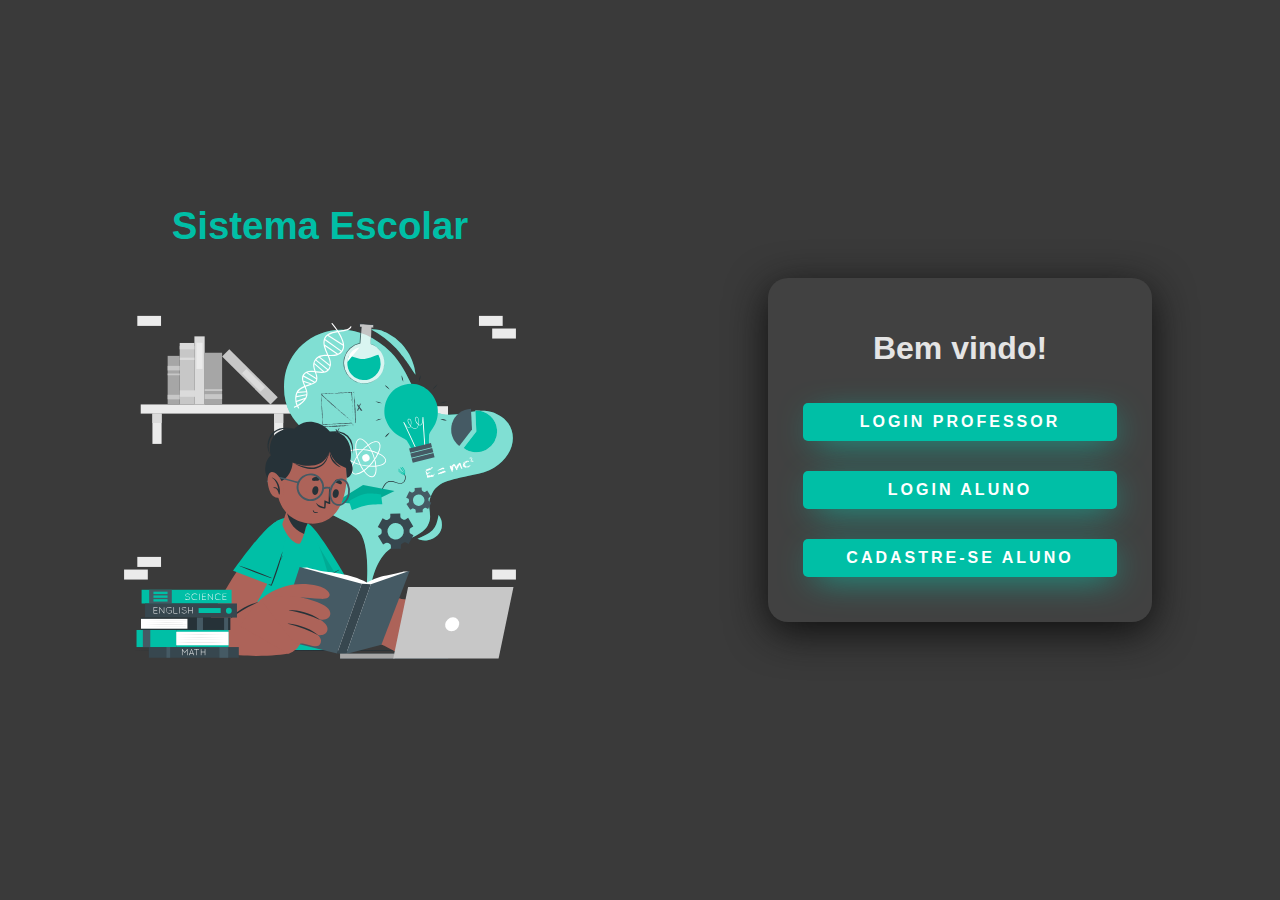
<file: index.html>
<!DOCTYPE html>
<html lang="pt-br">
  <head>
    <meta charset="UTF-8" />
    <meta name="viewport" content="width=device-width, initial-scale=1.0" />
    <link rel="stylesheet" href="styles.css" />
    <title>Sistema Escolar</title>
    <link
      rel="stylesheet"
      href="https://cdnjs.cloudflare.com/ajax/libs/font-awesome/6.5.1/css/all.min.css"
      integrity="sha512-DTOQO9RWCH3ppGqcWaEA1BIZOC6xxalwEsw9c2QQeAIftl+Vegovlnee1c9QX4TctnWMn13TZye+giMm8e2LwA=="
      crossorigin="anonymous"
      referrerpolicy="no-referrer"
    />
  </head>
  <body>
    <div class="main-login">
      <div class="left-geral">
        <h1>Sistema Escolar</h1>
        <img
          src="./image/principalimg.svg"
          class="img"
          alt="imagem-login"
        />
      </div>

      <div class="right-login">
        <div class="card-login">
          <h1>Bem vindo!</h1>
          <a href="professor-login.html" class="botoes"
            ><i class="fa-solid fa-chalkboard-user"></i> Login Professor</a
          >
          <a href="aluno-login-inicial.html" class="botoes"
            ><i class="fa-solid fa-graduation-cap"></i> Login Aluno
          </a>
          <a href="aluno-cadastro.html" class="botoes"
            ><i class="fa-solid fa-graduation-cap"></i> Cadastre-se Aluno</a
          >
        </div>
      </div>
    </div>
  </body>
</html>
</file>
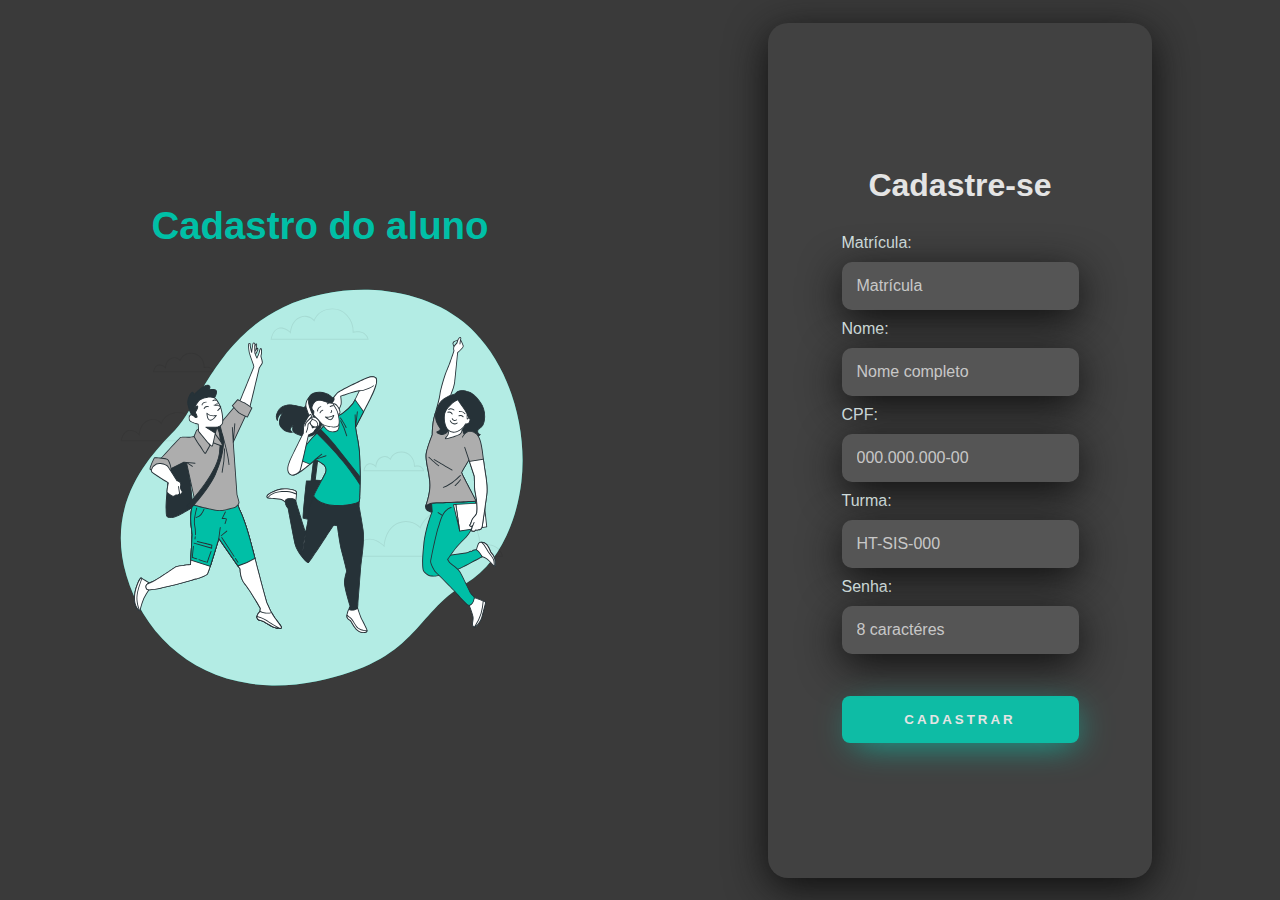
<file: aluno-cadastro.html>
<!DOCTYPE html>
<html lang="pt-br">
<head>
    <meta charset="UTF-8">
    <meta name="viewport" content="width=device-width, initial-scale=1.0">
    <link rel="stylesheet" href="styles.css">
    <title>Cadastro do Aluno</title>
    <link rel="stylesheet" href="https://cdnjs.cloudflare.com/ajax/libs/font-awesome/6.5.1/css/all.min.css" integrity="sha512-DTOQO9RWCH3ppGqcWaEA1BIZOC6xxalwEsw9c2QQeAIftl+Vegovlnee1c9QX4TctnWMn13TZye+giMm8e2LwA==" crossorigin="anonymous" referrerpolicy="no-referrer" />
</head>
<body>
    <!-- <a class="back-page" href="index.html"><i class="fa-solid fa-circle-chevron-left"></i></a>!-->
    <div class="main-geral">
        <div class="left-geral"> 
                <h1>Cadastro do aluno</h1>
            
            <img src="./image/student.svg" class="img" alt="aluno">
        </div>

        <div class="right-geral">
            <div class="card-cadastro">
                <h1>Cadastre-se</h1>
                <form action="aluno-dashboard.html" method="post">
                    <div class="textfield">
                    <label for="matricula">Matrícula:</label>
                    <input type="text" id="matricula"
                     name="matricula" required placeholder="Matrícula">
                    </div>
                    <div class="textfield">
                    <label for="nome">Nome:</label>
                    <input type="text" id="nome" name="nome" required placeholder="Nome completo">
                    </div>
                    <div class="textfield">
                    <label for="cpf">CPF:</label>
                    <input type="text" id="cpf" name="cpf" required placeholder="000.000.000-00">
                    </div>
                    <div class="textfield">
                    <label for="turma">Turma:</label>
                    <input type="text" id="turma" name="turma" required placeholder="HT-SIS-000">
                    </div>
                    <div class="textfield">
                    <label for="senha">Senha:</label>
                    <input type="password" id="senha" name="senha" required placeholder="8 caractéres">
                    </div>
                    <button class="btn-login" type="submit">Cadastrar</button>
                </form>
            </div>
        </div>
    </div>
</body>
</html>
</file>
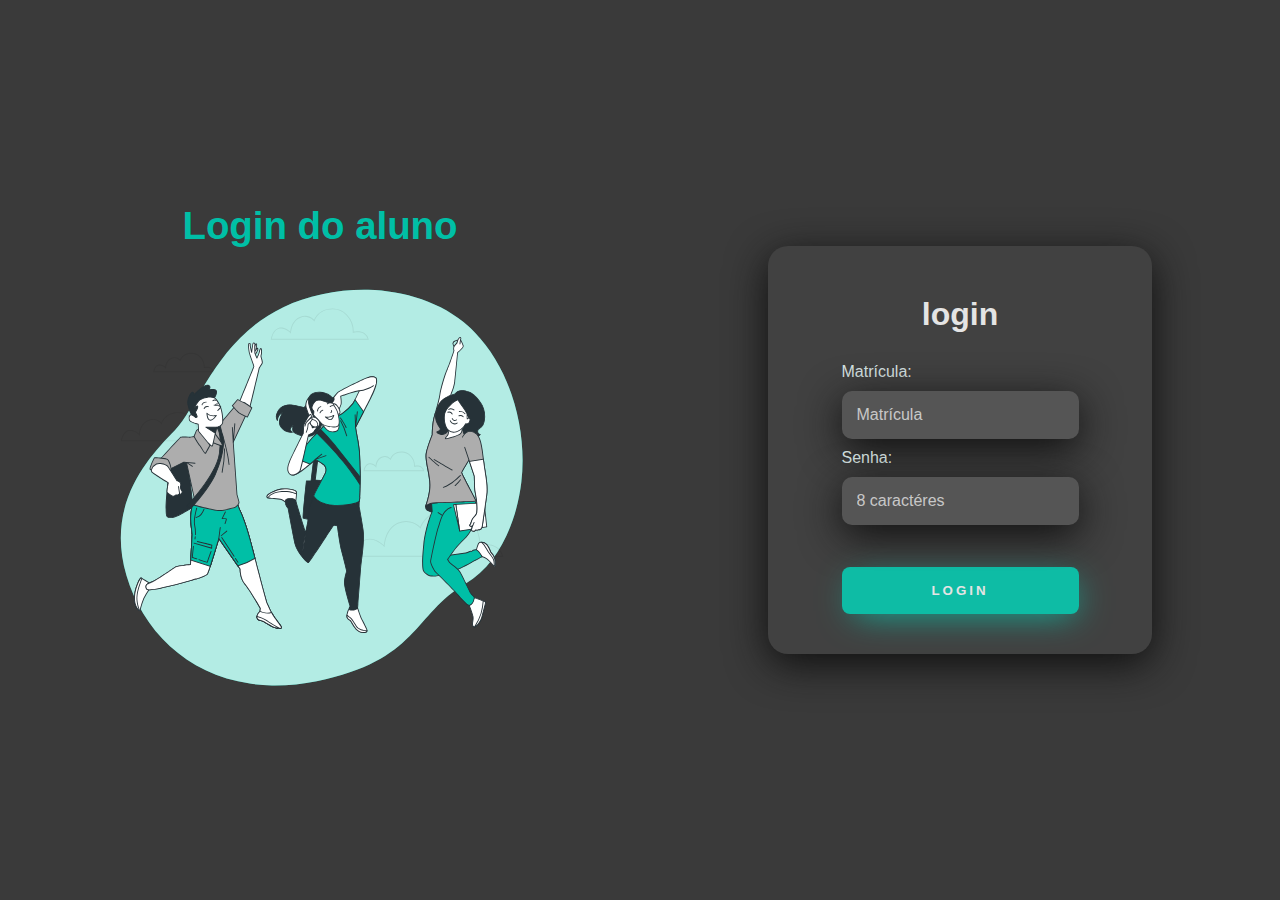
<file: aluno-login-inicial.html>
<!DOCTYPE html>
<html lang="pt-br">
<head>
    <meta charset="UTF-8">
    <meta name="viewport" content="width=device-width, initial-scale=1.0">
    <link rel="stylesheet" href="styles.css">
    <title>Login do Aluno</title>
    <link rel="stylesheet" href="https://cdnjs.cloudflare.com/ajax/libs/font-awesome/6.5.1/css/all.min.css" integrity="sha512-DTOQO9RWCH3ppGqcWaEA1BIZOC6xxalwEsw9c2QQeAIftl+Vegovlnee1c9QX4TctnWMn13TZye+giMm8e2LwA==" crossorigin="anonymous" referrerpolicy="no-referrer" />
</head>
<body>
    <!-- <a class="back-page" href="index.html"><i class="fa-solid fa-circle-chevron-left"></i></a> !-->
    <div class="main-geral">
    
        <div class="left-geral">
        
                <h1>Login do aluno</h1>
            
            <img src="./image/student.svg" class="img" alt="aluno">
        </div>

        <div class="right-geral">
            
            <div class="card-geral">
                <h1>login</h1>
                <form action="aluno-dashboard.html" method="post">
                    <div class="textfield">
                    <label for="matricula">Matrícula:</label>
                    <input type="text" id="matricula"
                     name="matricula" required placeholder="Matrícula">
                    </div>
                    <div class="textfield">
                    <label for="senha">Senha:</label>
                    <input type="password" id="senha" name="senha" required placeholder="8 caractéres">
                    </div>
                    <button class="btn-login" type="submit">Login</button>
                </form>
            </div>

        </div>
        
    </div>
</body>
</html>
</file>
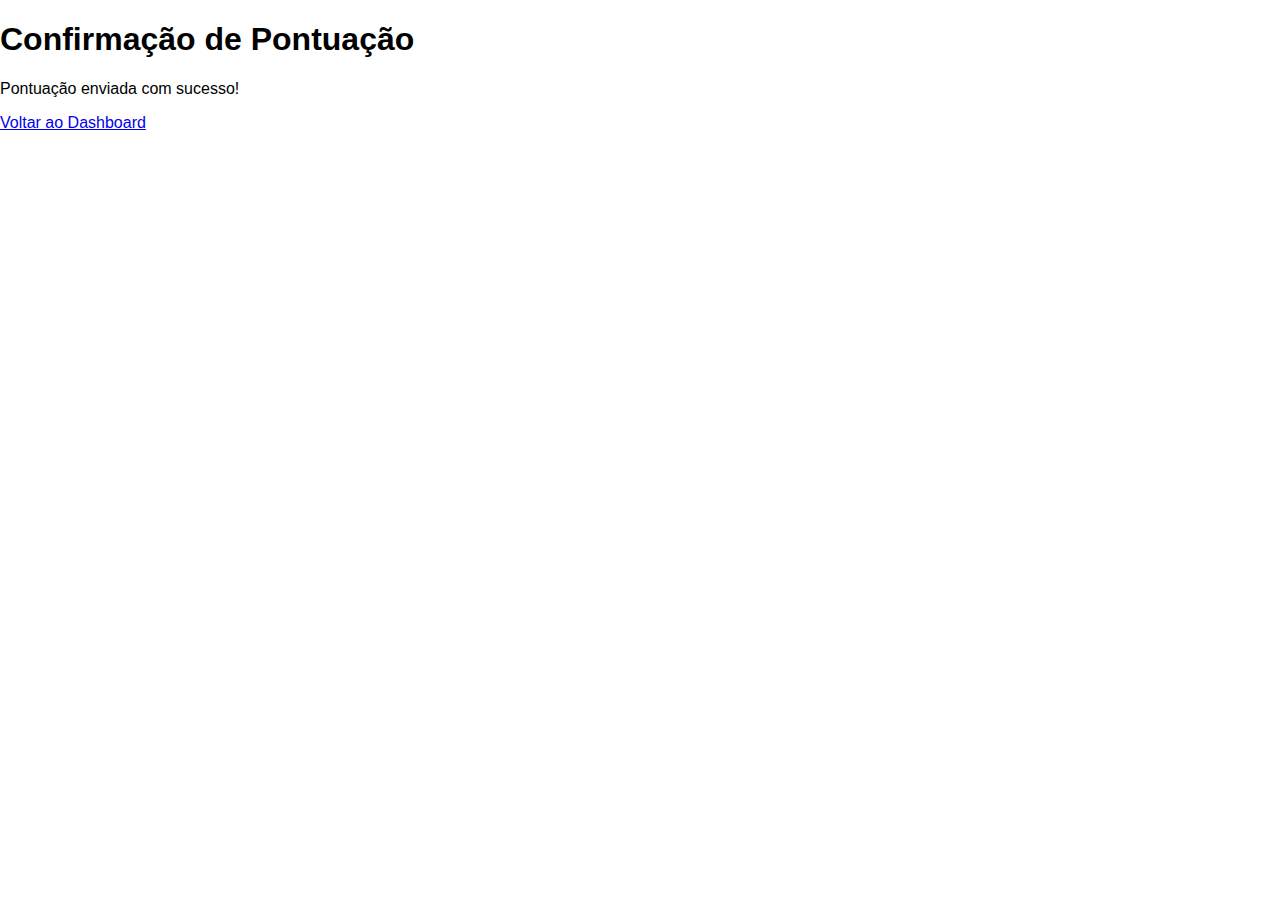
<file: confirmacao.html>
<!DOCTYPE html>
<html lang="pt-br">
<head>
    <meta charset="UTF-8">
    <meta name="viewport" content="width=device-width, initial-scale=1.0">
    <link rel="stylesheet" href="styles.css">
    <title>Confirmação de Pontuação</title>
</head>
<body>
    <div class="container">
        <h1>Confirmação de Pontuação</h1>
        <p>Pontuação enviada com sucesso!</p>
        <a href="professor-dashboard.html">Voltar ao Dashboard</a>
    </div>
</body>
</html>
</file>
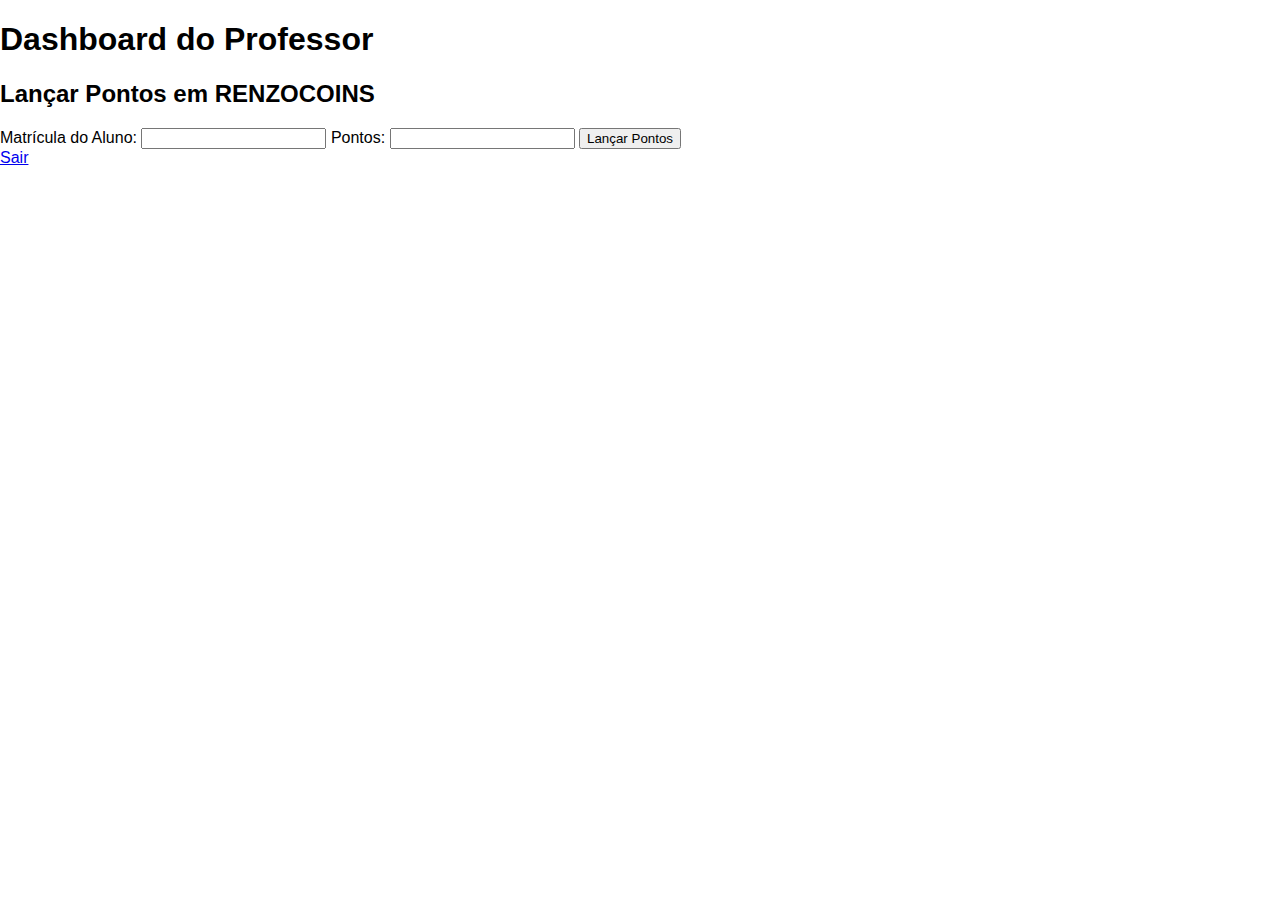
<file: professor-dashboard.html>
<!DOCTYPE html>
<html lang="pt-br">
<head>
    <meta charset="UTF-8">
    <meta name="viewport" content="width=device-width, initial-scale=1.0">
    <link rel="stylesheet" href="styles.css">
    <title>Dashboard do Professor</title>
</head>
<body>
    <div class="container">
        <h1>Dashboard do Professor</h1>
        <h2>Lançar Pontos em RENZOCOINS</h2>
        <form action="confirmacao.html" method="post">
            <label for="aluno_matricula">Matrícula do Aluno:</label>
            <input type="text" id="aluno_matricula" name="aluno_matricula" required>
            <label for="pontos">Pontos:</label>
            <input type="number" id="pontos" name="pontos" required>
            <button type="submit">Lançar Pontos</button>
        </form>
        <a href="index.html">Sair</a>
    </div>
</body>
</html>
</file>
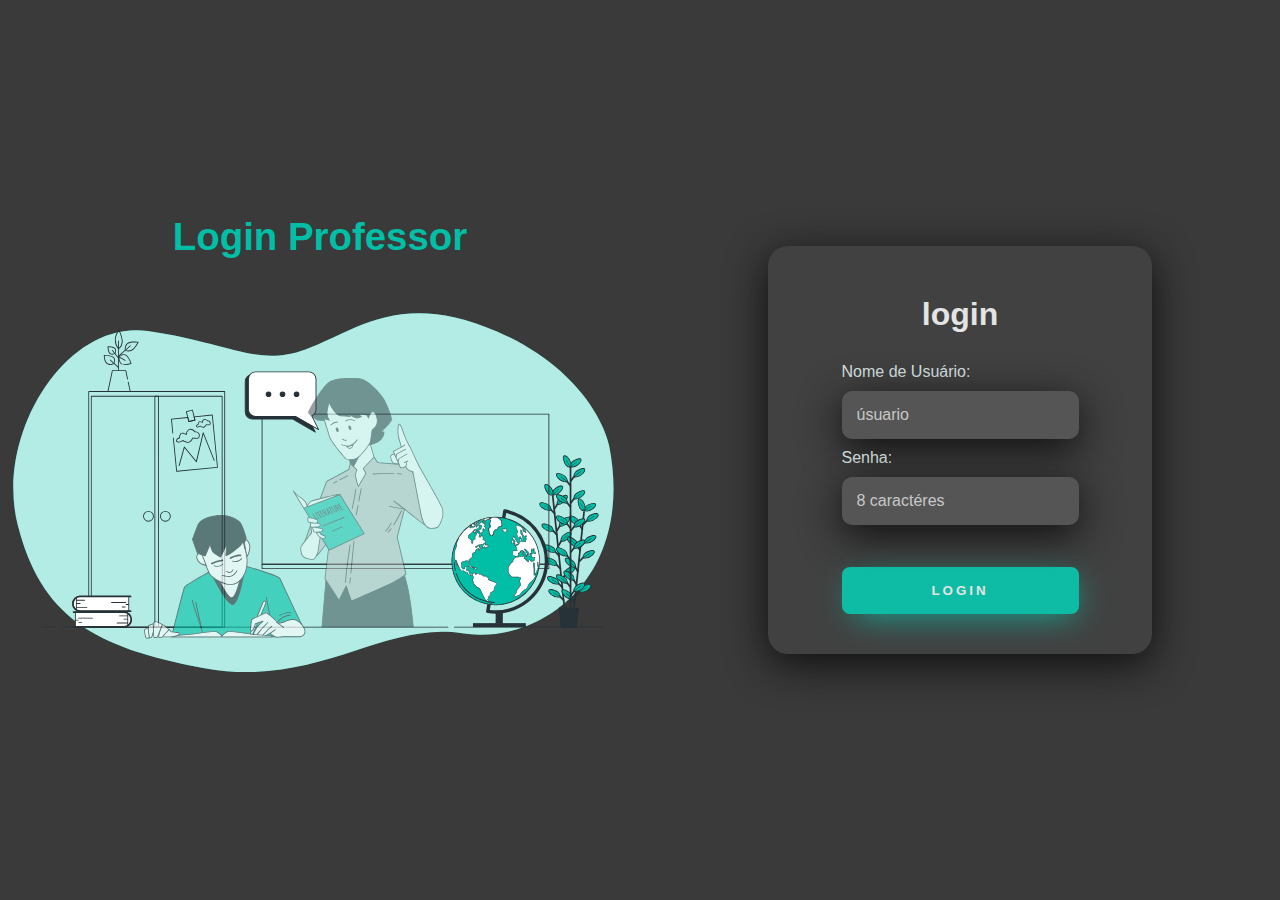
<file: professor-login.html>
<!DOCTYPE html>
<html lang="pt-br">
<head>
    <meta charset="UTF-8">
    <meta name="viewport" content="width=device-width, initial-scale=1.0">
    <link rel="stylesheet" href="styles.css">
    <title>Login do Professor</title>
    <link rel="stylesheet" href="https://cdnjs.cloudflare.com/ajax/libs/font-awesome/6.5.1/css/all.min.css" integrity="sha512-DTOQO9RWCH3ppGqcWaEA1BIZOC6xxalwEsw9c2QQeAIftl+Vegovlnee1c9QX4TctnWMn13TZye+giMm8e2LwA==" crossorigin="anonymous" referrerpolicy="no-referrer" />
</head>
<body>
    <!-- <a class="back-page" href="index.html"><i class="fa-solid fa-circle-chevron-left"></i></a> -->
    <div class="main-geral">
        <div class="left-geral">
                <h1>Login Professor</h1>
            
            <img src="./image/teatcher.svg" alt="">
        </div>

        <div class="right-geral">
            <div class="card-geral">
                <h1>login</h1>
                <form action="professor-dashboard.html" method="post">
                <div class="textfield">    
                    <label for="username">Nome de Usuário:</label>
                                            <input type="text" id="username" name="username" required placeholder="úsuario">
                </div>
                <div class="textfield">
                    <label for="password">Senha:</label>   
                    <input type="password" id="password" name="password" required placeholder="8 caractéres">
                </div> 
                    <button class="btn-login"  type="submit">Login</button>
        
                </form>
            </div>

        </div>
</body>
</html>
</file>
<file: styles.css>
body {
  margin: 0;
  font-family: "Segoe UI", Tahoma, Geneva, Verdana, sans-serif;
}
body * {
  box-sizing: border-box;
}
/*PAGINA INICIAL*/
.main-login {
  width: 100vw;
  height: 100vh;
  background-color: #3a3a3a;
  display: flex;
  justify-content: center;
  align-items: center;
}
.left-login {
    width: 50vw;
    height: 100vh;
    display: flex;
    justify-content: center;
    align-items: center;
    flex-direction: column;
}
.left-login h1 {
  color: #e4e4e4;
}
/* .back-page {
  background-color: #002e2900;
  color: #e4e4e4;
} */
.left-login h1 {
  font-size: 3vw;
  color: #00bfa6;
}
.img {
  width: 35vw;
}
.right-login {
  width: 50vw;
  height: 100vh;
  display: flex;
  justify-content: center;
  align-items: center;
}
.right-login h1 {
  color: #e4e4e4;
}
.card-login {
  width: 60%;
  display: flex;
  justify-content: center;
  align-items: center;
  flex-direction: column;
  padding: 30px 35px;
  background-color: #414141;
  border-radius: 20px;
  box-shadow: 0px 10px 40px #0f0f0f;
}

.botoes {
  width: 100%;
  padding: 16px 0px;
  border: none;
  border-radius: 8px;
  outline: none;
  margin-bottom: 10px;
  text-align: center;
  font-weight: 800;
  text-transform: uppercase;
  letter-spacing: 3px;
  box-shadow: 4px 8px 35px -9px #00dfc1c7;
}
/* PAGINA CADASTRO ALUNO */
.main-geral {
  width: 100vw;
  height: 100vh;
  display: flex;
  background-color: #3a3a3a;
  justify-content: center;
  align-items: center;
}
.left-geral {
  width: 50vw;
  height: 100vh;
  display: flex;
  justify-content: center;
  align-items: center;
  flex-direction: column;
}
.left-geral h1 {
  font-size: 3vw;
  color: #00bfa6;
}
.right-geral {
  width: 50vw;
  height: 100vh;
  display: flex;
  justify-content: center;
  align-items: center;
}
.right-geral h1 {
  color: #e4e4e4;
  margin: 20px;
}
.card-geral {
  width: 60%;
  display: flex;
  justify-content: center;
  align-items: center;
  flex-direction: column;
  padding: 30px 35px;
  background-color: #414141;
  border-radius: 20px;
  box-shadow: 0px 10px 40px #0f0f0f;
}
.card-cadastro {
  width: 60%;
  height: 95vh;
  display: flex;
  justify-content: center;
  align-items: center;
  flex-direction: column;
  padding: 30px 35px;
  background-color: #414141;
  border-radius: 20px;
  box-shadow: 0px 10px 40px #0f0f0f;
}
.botoes {
  width: 100%;
  padding: 16px 0px;
  border: none;
  border-radius: 8px;
  outline: none;
  margin-bottom: 10px;
  text-align: center;
  box-shadow: 4px 8px 35px -9px #00dfc1c7;
}
.textfield {
  display: flex;
  flex-direction: column;
  align-items: flex-start;
  justify-content: center;
  margin: 10px 0px;
}
.textfield input {
  width: 100%;
  border: none;
  border-radius: 10px;
  padding: 15px;
  background: #555;
  color: #fff;
  font-size: 12pt;
  box-shadow: 0px 10px 40px #0f0f0f;
  outline: none;
  box-sizing: border-box;
}
.textfield label {
  color: #f0ffffde;
  margin-bottom: 10px;
}
.textfield input::placeholder {
  color: #f5f5f5b9;
}
.btn-login {
  margin-top: 32px;
  width: 100%;
  padding: 16px 0px;
  border: none;
  border-radius: 8px;
  outline: none;
  margin-bottom: 10px;
  text-align: center;
  font-weight: 800;
  text-transform: uppercase;
  letter-spacing: 3px;
  color: #e4e4e4;
  background-color: #00dfc1c7;
  box-shadow: 4px 8px 35px -9px #00dfc1c7;
}
.btn-login:hover {
  transition-duration: 1ms;
  background-color: #009783;
  box-shadow: 4px 8px 35px -9px #002e29;
}
/* PAGINA LOGIN ALUNO */
/* PAGINA LOGIN PROFESSOR */
.main-login a {
  display: inline-block;
  margin: 15px 0;
  padding: 10px 20px;
  background-color: #00bfa6;
  color: #fff;
  text-decoration: none;
  border-radius: 5px;
  font-weight: bold;
  transition: background-color 0.3s ease;
}

.card-login a:hover {
  transition-duration: 1ms;
  background-color: #009783;
  box-shadow: 4px 8px 35px -9px #002e29;
}

@media only screen and (max-width: 950px) {
  .card-login,
  .card-geral,
  .card-cadastro {
    width: 75%;
  }
  body {
    background-color: #3a3a3a;
  }
}
@media only screen and (max-width: 600px) {
  .main-login,
  .main-geral {
    flex-direction: column;
  }
  .left-login,
  .left-geral > h1 {
    display: none;
  }
  .left-login,
  .left-geral {
    width: 100%;
    height: auto;
  }
  .right-login,
  .right-geral {
    width: 100%;
    height: auto;
  }
  .img {
    width: 35vh;
  }
  .card-geral,
  .card-login,
  .card-cadastro {
    width: 80%;
    height: 90%;
  }
}
</file>
